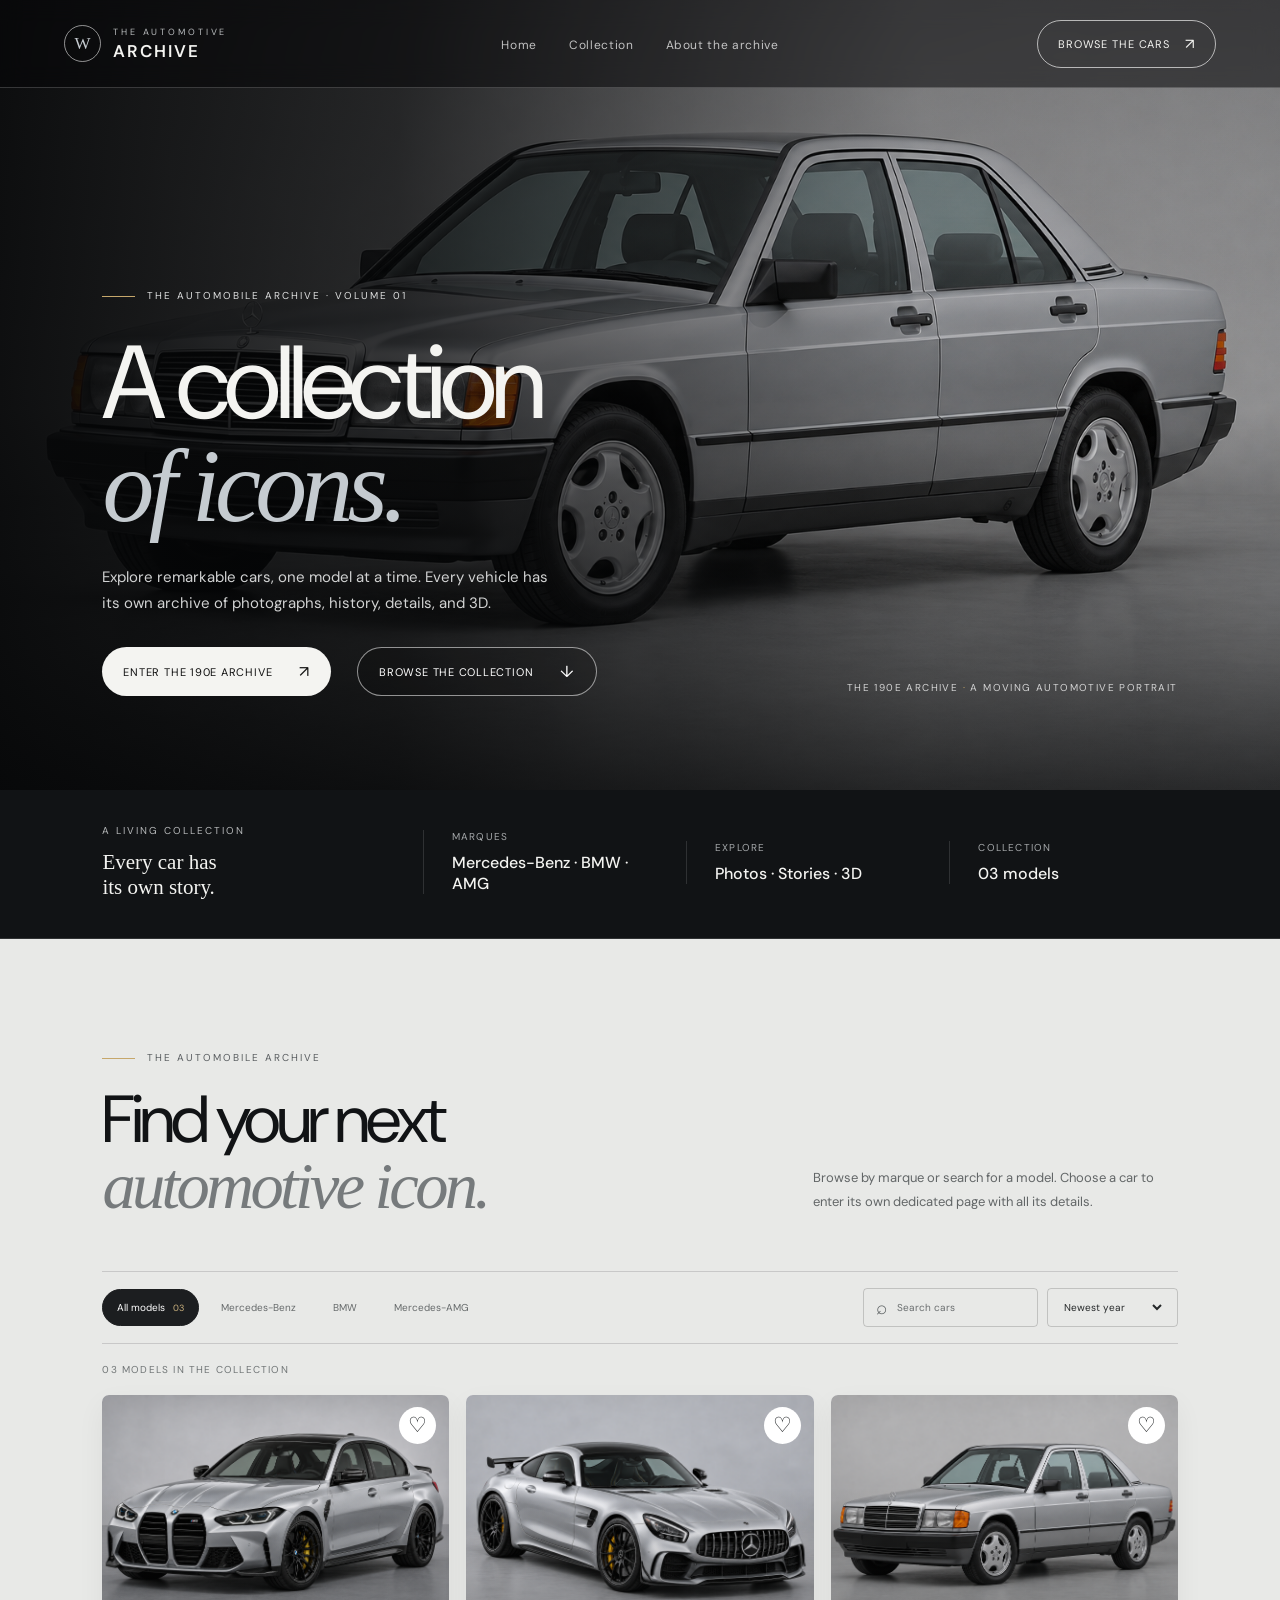
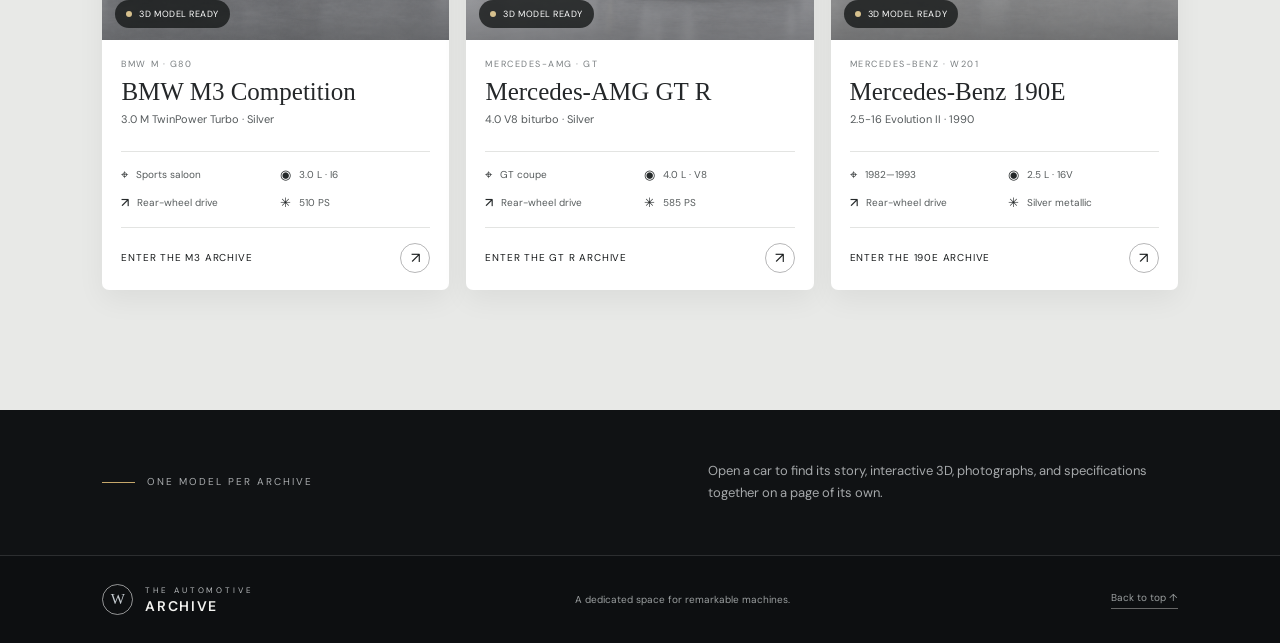
<file: index.html>
<!doctype html>
<html lang="en">
  <head>
    <meta charset="UTF-8" />
    <meta name="viewport" content="width=device-width, initial-scale=1.0" />
    <meta name="theme-color" content="#101214" />
    <meta name="description" content="Browse the automotive archive by marque and open each car's dedicated story, photographs, specifications, and 3D model." />
    <title>Automotive Archive — Discover the Collection</title>
    <link rel="preload" as="image" href="./assets/images/mercedes-190e-three-quarter.png" />
    <link rel="stylesheet" href="./styles.css" />
    <script defer src="./catalog.js"></script>
  </head>
  <body>
    <a class="skip-link" href="#main">Skip to content</a>
    <header class="site-header" id="top">
      <a class="brand" href="#top" aria-label="Automotive Archive home">
        <span class="brand__mark" aria-hidden="true">W</span>
        <span class="brand__copy"><span>THE AUTOMOTIVE</span><strong>ARCHIVE</strong></span>
      </a>
      <button class="menu-toggle" type="button" aria-label="Open navigation" aria-expanded="false">
        <span></span><span></span>
      </button>
      <nav class="site-nav" aria-label="Main navigation">
        <a href="#top">Home</a>
        <a href="#collection">Collection</a>
        <a href="#about">About the archive</a>
      </nav>
      <a class="header-cta" href="#collection">Browse the cars <span aria-hidden="true">↗</span></a>
    </header>

    <main id="main">
      <section class="hero collection-hero" id="overview" aria-labelledby="hero-title">
        <img class="hero__image" src="./assets/images/mercedes-190e-three-quarter.png" alt="" aria-hidden="true" />
        <video class="hero__video" autoplay muted loop playsinline preload="metadata" poster="./assets/images/mercedes-190e-three-quarter.png" aria-hidden="true">
          <source src="./assets/videos/hero-car.mp4" type="video/mp4" />
        </video>
        <div class="hero__veil"></div>
        <div class="hero__content">
          <p class="eyebrow hero__eyebrow"><span class="eyebrow__line"></span> The automobile archive · Volume 01</p>
          <h1 id="hero-title">A collection<br /><em>of icons.</em></h1>
          <p class="hero__lede">Explore remarkable cars, one model at a time. Every vehicle has its own archive of photographs, history, details, and 3D.</p>
          <div class="hero__actions">
            <a class="button button--light" href="./mercedes-190e.html">Enter the 190E archive <span aria-hidden="true">↗</span></a>
            <a class="button button--outline" href="#collection">Browse the collection <span aria-hidden="true">↓</span></a>
          </div>
        </div>
        <p class="hero__caption">The 190E archive <span>·</span> A moving automotive portrait</p>
      </section>

      <section class="fact-strip" aria-label="Collection overview">
        <div class="fact-strip__intro"><span class="eyebrow">A living collection</span><p>Every car has<br />its own story.</p></div>
        <div class="fact"><span class="fact__label">Marques</span><strong>Mercedes-Benz · BMW · AMG</strong></div>
        <div class="fact"><span class="fact__label">Explore</span><strong>Photos · Stories · 3D</strong></div>
        <div class="fact"><span class="fact__label">Collection</span><strong id="hero-car-count">03 models</strong></div>
      </section>

      <section class="collection section-pad" id="collection" aria-labelledby="collection-title">
        <div class="catalog-heading">
          <div><p class="eyebrow"><span class="eyebrow__line"></span> The automobile archive</p><h2 id="collection-title">Find your next<br /><em>automotive icon.</em></h2></div>
          <p>Browse by marque or search for a model. Choose a car to enter its own dedicated page with all its details.</p>
        </div>
        <div class="catalog-toolbar">
          <div class="brand-filters" role="group" aria-label="Filter cars by brand">
            <button class="brand-filter is-active" type="button" data-brand="all" aria-pressed="true">All models <span>03</span></button>
            <button class="brand-filter" type="button" data-brand="Mercedes-Benz" aria-pressed="false">Mercedes-Benz</button>
            <button class="brand-filter" type="button" data-brand="BMW" aria-pressed="false">BMW</button>
            <button class="brand-filter" type="button" data-brand="Mercedes-AMG" aria-pressed="false">Mercedes-AMG</button>
          </div>
          <div class="catalog-controls">
            <label class="catalog-search"><span class="sr-only">Search cars</span><span aria-hidden="true">⌕</span><input id="car-search" type="search" placeholder="Search cars" autocomplete="off" /></label>
            <label class="catalog-sort"><span class="sr-only">Sort cars</span><select id="car-sort"><option value="year-desc">Newest year</option><option value="year-asc">Oldest year</option><option value="name-asc">Name A—Z</option></select></label>
          </div>
        </div>
        <p class="catalog-count" id="catalog-count" aria-live="polite"></p>
        <div class="car-grid" id="car-grid">
          <article class="car-card" data-brand="Mercedes-Benz" data-year="1990" data-name="Mercedes-Benz 190E" data-search="Mercedes-Benz 190E W201 2.5-16 Evolution II 1990 silver">
            <a class="car-card__image" href="./mercedes-190e.html" aria-label="Enter the Mercedes-Benz 190E archive">
              <img src="./assets/images/mercedes-190e-three-quarter.png" alt="Mercedes-Benz 190E in silver, front three-quarter view" loading="lazy" />
              <span class="car-card__badge">3D model ready</span>
            </a>
            <button class="car-card__favorite" type="button" aria-label="Add Mercedes-Benz 190E to favorites" aria-pressed="false">♡</button>
            <div class="car-card__body">
              <p class="car-card__brand">Mercedes-Benz · W201</p>
              <h3 class="car-card__title">Mercedes-Benz 190E</h3>
              <p class="car-card__edition">2.5-16 Evolution II · 1990</p>
              <div class="car-card__facts"><span><b>⌖</b> 1982—1993</span><span><b>◉</b> 2.5 L · 16V</span><span><b>↗</b> Rear-wheel drive</span><span><b>✳</b> Silver metallic</span></div>
              <a class="car-card__action" href="./mercedes-190e.html">Enter the 190E archive <span aria-hidden="true">↗</span></a>
            </div>
          </article>
          <article class="car-card" data-brand="Mercedes-AMG" data-year="2017" data-name="Mercedes-AMG GT R" data-search="Mercedes-AMG GT R C190 4.0 V8 biturbo coupe silver 585 PS">
            <a class="car-card__image" href="./amg-gt-r.html" aria-label="Enter the Mercedes-AMG GT R archive">
              <img src="./assets/images/amg-gt-r-3d-views/05-right-45.png" alt="Silver Mercedes-AMG GT R in front three-quarter view" loading="lazy" />
              <span class="car-card__badge">3D model ready</span>
            </a>
            <button class="car-card__favorite" type="button" aria-label="Add Mercedes-AMG GT R to favorites" aria-pressed="false">♡</button>
            <div class="car-card__body">
              <p class="car-card__brand">Mercedes-AMG · GT</p>
              <h3 class="car-card__title">Mercedes-AMG GT R</h3>
              <p class="car-card__edition">4.0 V8 biturbo · Silver</p>
              <div class="car-card__facts"><span><b>⌖</b> GT coupe</span><span><b>◉</b> 4.0 L · V8</span><span><b>↗</b> Rear-wheel drive</span><span><b>✳</b> 585 PS</span></div>
              <a class="car-card__action" href="./amg-gt-r.html">Enter the GT R archive <span aria-hidden="true">↗</span></a>
            </div>
          </article>
          <article class="car-card" data-brand="BMW" data-year="2023" data-name="BMW M3 Competition" data-search="BMW M3 Competition G80 2023 M TwinPower Turbo silver sedan 510 PS">
            <a class="car-card__image" href="./bmw-m3-competition.html" aria-label="Enter the BMW M3 Competition archive">
              <img src="./assets/images/bmw-m3-3d-views/05-left-45.png" alt="Silver BMW M3 Competition in front three-quarter view" loading="lazy" />
              <span class="car-card__badge">3D model ready</span>
            </a>
            <button class="car-card__favorite" type="button" aria-label="Add BMW M3 Competition to favorites" aria-pressed="false">♡</button>
            <div class="car-card__body">
              <p class="car-card__brand">BMW M · G80</p>
              <h3 class="car-card__title">BMW M3 Competition</h3>
              <p class="car-card__edition">3.0 M TwinPower Turbo · Silver</p>
              <div class="car-card__facts"><span><b>⌖</b> Sports saloon</span><span><b>◉</b> 3.0 L · I6</span><span><b>↗</b> Rear-wheel drive</span><span><b>✳</b> 510 PS</span></div>
              <a class="car-card__action" href="./bmw-m3-competition.html">Enter the M3 archive <span aria-hidden="true">↗</span></a>
            </div>
          </article>
        </div>
        <div class="catalog-empty" id="catalog-empty" hidden>
          <span class="catalog-empty__mark" aria-hidden="true">✳</span>
          <p class="eyebrow">More legends are on their way</p>
          <h3>No cars match this selection yet.</h3>
          <p>Choose another marque or clear the search to browse the current archive.</p>
          <button class="catalog-reset" id="catalog-reset" type="button">Show all models <span aria-hidden="true">↗</span></button>
        </div>
      </section>

      <section class="archive-note section-pad" id="about">
        <p class="eyebrow eyebrow--light"><span class="eyebrow__line"></span> One model per archive</p>
        <p>Open a car to find its story, interactive 3D, photographs, and specifications together on a page of its own.</p>
      </section>
    </main>

    <footer class="site-footer">
      <a class="brand brand--footer" href="#top"><span class="brand__mark" aria-hidden="true">W</span><span class="brand__copy"><span>THE AUTOMOTIVE</span><strong>ARCHIVE</strong></span></a>
      <p>A dedicated space for remarkable machines.</p>
      <a class="footer-top" href="#top">Back to top ↑</a>
    </footer>
  </body>
</html>
</file>
<file: styles.css>
@import url('https://fonts.googleapis.com/css2?family=DM+Sans:wght@400;500;600;700&family=Manrope:wght@400;500;600;700&display=swap');

:root {
  color-scheme: dark;
  --ink: #0a0b0c;
  --ink-soft: #111315;
  --panel: #151719;
  --line: rgba(255,255,255,.13);
  --white: #f4f4f1;
  --muted: #a5a8aa;
  --silver: #c5cbd0;
  --gold: #c6a76b;
  --font: 'DM Sans', 'Manrope', sans-serif;
  --serif: Georgia, 'Times New Roman', serif;
}

* { box-sizing: border-box; }
html { scroll-behavior: smooth; scroll-padding-top: 84px; }
body { margin: 0; background: var(--ink); color: var(--white); font-family: var(--font); -webkit-font-smoothing: antialiased; }
img { display: block; max-width: 100%; }
a { color: inherit; text-decoration: none; }
button { color: inherit; font: inherit; }
::selection { background: var(--silver); color: #111; }
.skip-link { position: fixed; z-index: 30; top: 12px; left: 12px; padding: 12px 18px; transform: translateY(-150%); background: white; color: black; }
.skip-link:focus { transform: none; }

.site-header { position: absolute; z-index: 10; top: 0; left: 0; width: 100%; height: 88px; padding: 0 5vw; display: grid; grid-template-columns: 1fr auto 1fr; align-items: center; border-bottom: 1px solid rgba(255,255,255,.19); background: rgba(6,7,8,.54); backdrop-filter: blur(12px); }
.brand { display: inline-flex; align-items: center; gap: 12px; width: max-content; }
.brand__mark { display: grid; width: 37px; height: 37px; place-items: center; border: 1px solid rgba(255,255,255,.55); border-radius: 50%; color: var(--silver); font: 17px var(--serif); }
.brand__copy { display: grid; gap: 2px; letter-spacing: .18em; }
.brand__copy span { color: #b8bbbd; font-size: 9px; }
.brand__copy strong { font-size: 17px; font-weight: 600; letter-spacing: .12em; }
.site-nav { display: flex; align-items: center; gap: clamp(17px, 2.5vw, 43px); }
.site-nav a { position: relative; padding: 34px 0 31px; color: rgba(255,255,255,.72); font-size: 12px; letter-spacing: .055em; transition: color .2s; }
.site-nav a::after { position: absolute; right: 0; bottom: 22px; left: 0; height: 1px; background: var(--white); content: ''; transform: scaleX(0); transform-origin: left; transition: transform .22s; }
.site-nav a:hover, .site-nav a:focus-visible { color: white; }
.site-nav a:hover::after, .site-nav a:focus-visible::after { transform: scaleX(1); }
.header-cta { justify-self: end; display: inline-flex; align-items: center; gap: 15px; padding: 13px 20px; border: 1px solid rgba(255,255,255,.64); border-radius: 999px; font-size: 11px; letter-spacing: .08em; text-transform: uppercase; transition: background .2s, color .2s; }
.header-cta:hover { background: white; color: #111; }
.header-cta span { font-size: 15px; }
.menu-toggle { display: none; }

.hero { position: relative; min-height: min(790px, 100svh); height: 760px; max-height: 920px; overflow: hidden; display: flex; align-items: end; padding: 0 8vw 94px; background: #151719; }
.collection-hero::before { position: absolute; z-index: 0; inset: 0; background: radial-gradient(ellipse at 73% 55%, rgba(116,153,176,.3), transparent 48%); content: ''; pointer-events: none; }
.hero__image, .hero__video, .hero__veil { position: absolute; inset: 0; width: 100%; height: 100%; }
.hero__image { z-index: 0; object-fit: cover; object-position: center 57%; animation: hero-in 1.3s ease both; }
.hero__video { z-index: 0; object-fit: cover; object-position: center 56%; background: transparent; }
.hero__veil { z-index: 1; background: linear-gradient(90deg, rgba(5,6,7,.94) 0%, rgba(5,6,7,.78) 31%, rgba(5,6,7,.2) 72%, rgba(5,6,7,.12)), linear-gradient(0deg, rgba(5,6,7,.78), transparent 48%, rgba(5,6,7,.2)); pointer-events: none; }
.hero__content { position: relative; z-index: 2; width: min(670px, 72vw); }
.eyebrow { display: flex; align-items: center; gap: 12px; margin: 0; color: #b6b8b9; font-size: 10px; letter-spacing: .2em; line-height: 1.4; text-transform: uppercase; }
.eyebrow__line { width: 33px; height: 1px; background: var(--gold); }
.hero__eyebrow { margin-bottom: 29px; color: #dedfdf; }
.hero h1, .story h2, .studio h2, .section-heading h2, .specifications h2, .collection h2 { margin: 0; font-weight: 400; letter-spacing: -.055em; line-height: .99; }
.hero h1 { font-size: clamp(58px, 8.1vw, 116px); }
.hero h1 em, h2 em { color: var(--silver); font-family: var(--serif); font-weight: 400; }
.hero__lede { max-width: 460px; margin: 26px 0 0; color: #d2d3d3; font-size: 15px; line-height: 1.75; }
.hero__actions { display: flex; align-items: center; gap: 26px; margin-top: 31px; }
.button { display: inline-flex; align-items: center; gap: 27px; min-height: 49px; padding: 0 21px; border-radius: 999px; font-size: 11px; letter-spacing: .07em; text-transform: uppercase; }
.button--light { background: var(--white); color: #111; transition: background .2s, transform .2s; }
.button--light:hover { background: #d9dddf; transform: translateY(-2px); }
.button span { font-size: 16px; }
.text-link { display: inline-flex; align-items: center; gap: 12px; padding-bottom: 5px; border-bottom: 1px solid rgba(10,10,10,.45); color: #252729; font-size: 12px; }
.text-link span { font-size: 15px; }
.text-link--light { border-color: rgba(255,255,255,.42); color: white; }
.hero__index { position: absolute; z-index: 1; right: 5vw; bottom: 42px; display: flex; align-items: center; gap: 12px; color: #ddd; font-size: 10px; letter-spacing: .14em; }
.hero__index-rule { width: 64px; height: 1px; background: rgba(255,255,255,.6); }
.hero__caption { position: absolute; z-index: 2; right: 8vw; bottom: 96px; margin: 0; color: rgba(255,255,255,.76); font-size: 10px; letter-spacing: .14em; text-transform: uppercase; }
.hero__caption span { color: var(--gold); }
.button--outline { border: 1px solid rgba(255,255,255,.54); background: rgba(0,0,0,.16); color: white; transition: background .2s, border-color .2s; }
.button--outline:hover { border-color: white; background: rgba(255,255,255,.12); }

.fact-strip { display: grid; grid-template-columns: 1.25fr repeat(3, 1fr); gap: 35px; align-items: center; padding: 34px 8vw 38px; border-bottom: 1px solid var(--line); background: #111315; }
.fact-strip__intro p { margin: 12px 0 0; font: 21px/1.2 var(--serif); }
.fact { display: grid; gap: 9px; padding-left: 28px; border-left: 1px solid var(--line); }
.fact__label { color: var(--muted); font-size: 10px; letter-spacing: .12em; text-transform: uppercase; }
.fact strong { font-size: 16px; font-weight: 500; }
.section-pad { padding-right: 8vw; padding-left: 8vw; }
.story { display: grid; grid-template-columns: repeat(2, minmax(0, 1fr)); grid-template-rows: auto auto; gap: 44px 5vw; padding-top: 122px; padding-bottom: 125px; background: #f0f0ed; color: #111315; }
.story .eyebrow, .section-heading .eyebrow, .collection .eyebrow { color: #595d60; }
.story__heading { align-self: center; }
.story h2, .section-heading h2, .collection h2 { margin-top: 23px; font-size: clamp(44px, 5.3vw, 75px); }
.story h2 em, .section-heading h2 em, .collection h2 em { color: #767a7c; }
.story__copy { align-self: end; padding-bottom: 8px; }
.story__copy p { color: #5d6061; font-size: 13px; line-height: 1.85; }
.story__copy .story__lead { margin: 0 0 15px; color: #222526; font-size: 18px; line-height: 1.55; }
.story__copy .text-link { margin-top: 12px; }
.story__image { position: relative; margin: 0; overflow: hidden; background: #d5d8d8; }
.story__image--large { grid-column: 1; aspect-ratio: 1.5; }
.story__image--small { grid-column: 2; aspect-ratio: 1.5; }
.story__image img { width: 100%; height: 100%; object-fit: cover; transition: transform .6s cubic-bezier(.2,.6,.3,1); }
.story__image:hover img { transform: scale(1.035); }
.story__image--large img { object-position: center 56%; }
.story__image--small img { object-position: center; }
.story__image figcaption { position: absolute; right: 17px; bottom: 17px; left: 17px; display: flex; justify-content: space-between; gap: 10px; padding: 13px 15px; background: rgba(10,11,12,.78); color: white; font-size: 10px; letter-spacing: .08em; }
.story__image figcaption span:first-child { color: #d7bd8b; text-transform: uppercase; }

.studio { padding-top: 108px; padding-bottom: 30px; background: #0d0f11; }
.studio__top { display: flex; justify-content: space-between; align-items: end; gap: 45px; padding-bottom: 37px; }
.eyebrow--light { color: #a8abad; }
.studio h2, .specifications h2 { margin-top: 22px; font-size: clamp(44px, 5.4vw, 78px); }
.studio__intro { max-width: 340px; margin: 0 0 6px; color: #a5a8aa; font-size: 13px; line-height: 1.75; }
.viewer-shell { margin: 0 4vw; border: 1px solid rgba(255,255,255,.15); background: radial-gradient(ellipse at 50% 70%, #353a3d, #171a1c 57%, #0c0e0f 100%); }
.viewer-meta { display: flex; justify-content: space-between; padding: 18px 22px; border-bottom: 1px solid rgba(255,255,255,.12); color: #b9bcbd; font-size: 10px; letter-spacing: .14em; text-transform: uppercase; }
.viewer-meta > span:first-child { display: inline-flex; align-items: center; gap: 9px; }
.status-dot { width: 7px; height: 7px; border-radius: 50%; background: #94ad9d; box-shadow: 0 0 12px rgba(147,177,158,.6); }
.viewer { position: relative; height: min(62vw, 650px); min-height: 380px; overflow: hidden; }
#viewer-canvas { position: absolute; inset: 0; width: 100%; height: 100%; display: block; outline: none; }
.viewer-fallback { position: absolute; inset: 0; display: grid; place-items: center; transition: opacity .4s; }
.viewer-fallback img { width: 90%; height: 90%; object-fit: contain; }
.viewer-fallback.is-hidden { opacity: 0; pointer-events: none; }
.viewer-loading { position: absolute; left: 50%; bottom: 30px; display: flex; align-items: center; gap: 10px; transform: translateX(-50%); color: #dadcdd; font-size: 11px; letter-spacing: .08em; transition: opacity .3s; }
.viewer-loading.is-hidden { opacity: 0; pointer-events: none; }
.loader-ring { width: 13px; height: 13px; border: 1px solid rgba(255,255,255,.3); border-top-color: white; border-radius: 50%; animation: spin .8s linear infinite; }
.viewer-error { position: absolute; right: 20px; bottom: 23px; left: 20px; padding: 12px; background: rgba(20,21,22,.86); color: #f2c7b9; text-align: center; font-size: 12px; }
.viewer-hint { position: absolute; bottom: 21px; left: 22px; display: flex; align-items: center; gap: 8px; color: rgba(255,255,255,.65); font-size: 10px; }
.viewer-hint i { color: var(--gold); font-style: normal; }
.mouse-icon { width: 13px; height: 17px; border: 1px solid rgba(255,255,255,.6); border-radius: 8px; }
.mouse-icon::after { display: block; width: 1px; height: 4px; margin: 3px auto; background: rgba(255,255,255,.75); content: ''; }
.viewer-controls { display: flex; justify-content: space-between; align-items: center; min-height: 69px; padding: 12px 20px; border-top: 1px solid rgba(255,255,255,.12); }
.view-tabs { display: flex; gap: 5px; }
.view-tab, .rotate-button { min-height: 36px; padding: 0 15px; border: 1px solid transparent; border-radius: 999px; background: transparent; color: #aaadaf; cursor: pointer; font-size: 10px; letter-spacing: .08em; text-transform: uppercase; transition: .2s; }
.paint-picker { display: inline-flex; align-items: center; gap: 7px; min-height: 36px; color: #aaadaf; }
.paint-picker__label { margin-right: 2px; font-size: 9px; letter-spacing: .1em; text-transform: uppercase; }
.color-swatch, .custom-color { width: 25px; height: 25px; padding: 0; border: 1px solid rgba(255,255,255,.28); border-radius: 50%; background: var(--swatch); cursor: pointer; transition: transform .2s, border-color .2s, box-shadow .2s; }
.color-swatch:hover, .color-swatch.is-active, .custom-color:focus-within { border-color: white; box-shadow: 0 0 0 2px #171a1c, 0 0 0 3px rgba(255,255,255,.75); transform: scale(1.08); }
.custom-color { display: grid; place-items: center; overflow: hidden; background: conic-gradient(#fa435d, #f2d34a, #5bdb82, #3f9cea, #a65ce9, #fa435d); }
.custom-color input { width: 36px; height: 36px; padding: 0; border: 0; opacity: 0; cursor: pointer; }
.view-tab:hover, .rotate-button:hover { border-color: rgba(255,255,255,.3); color: white; }
.view-tab.is-active { border-color: rgba(255,255,255,.5); color: white; }
.rotate-button { display: inline-flex; align-items: center; gap: 9px; border-color: rgba(255,255,255,.2); }
.rotate-button span { color: var(--gold); font-size: 17px; }
.rotate-button[aria-pressed="true"] { background: rgba(198,167,107,.14); color: white; }
.studio__foot { display: flex; justify-content: space-between; padding-top: 16px; color: #85898b; font-size: 9px; letter-spacing: .13em; text-transform: uppercase; }

.gallery { padding-top: 124px; padding-bottom: 130px; background: #f0f0ed; color: #111315; }
.section-heading { display: flex; justify-content: space-between; align-items: end; gap: 40px; margin-bottom: 49px; }
.section-heading > p { max-width: 345px; margin: 0 0 9px; color: #626667; font-size: 13px; line-height: 1.8; }
.gallery-grid { display: grid; grid-template-columns: repeat(3, minmax(0, 1fr)); gap: 24px; align-items: stretch; }
.gallery-card { position: relative; z-index: 0; min-width: 0; height: 420px; margin: 0; overflow: hidden; border-radius: 16px; background: #d1d4d4; transform: scale(.98); transition: transform .42s cubic-bezier(.2,.7,.2,1), box-shadow .42s ease; }
.gallery-card img { width: 100%; height: 100%; object-fit: cover; transition: transform .5s cubic-bezier(.2,.7,.2,1); }
@media (hover: hover) and (pointer: fine) {
  .gallery-card:hover { z-index: 1; transform: scale(1.025); box-shadow: 0 18px 38px rgba(0,0,0,.18); }
  .gallery-card:hover img { transform: scale(1.035); }
}
.gallery-card:active { transform: scale(1.015); }
.gallery-card--wide img { object-position: center; }
.gallery-card figcaption { position: absolute; right: 12px; bottom: 12px; left: 12px; display: grid; grid-template-columns: 32px 1fr; align-items: baseline; gap: 4px 10px; padding: 14px 15px; background: rgba(12,13,14,.84); color: white; }
.gallery-card figcaption span:first-child { grid-row: span 2; color: var(--gold); font-size: 10px; }
.gallery-card figcaption strong { font-size: 13px; font-weight: 500; }
.gallery-card figcaption span:last-child { color: #b9bdbf; font-size: 10px; }

.specifications { display: grid; grid-template-columns: 1fr 1fr; gap: 42px 10vw; padding-top: 111px; padding-bottom: 90px; background: #101214; }
.specifications__heading { align-self: start; }
.spec-list { border-top: 1px solid var(--line); }
.spec-list > div { display: flex; justify-content: space-between; gap: 22px; padding: 17px 0; border-bottom: 1px solid var(--line); font-size: 12px; }
.spec-list span { color: #9b9fa1; }
.spec-list strong { color: #eceeed; font-weight: 500; text-align: right; }
.specifications__note { grid-column: 2; max-width: 500px; margin: -15px 0 0; color: #858a8c; font-size: 10px; line-height: 1.7; }

.collection { display: grid; grid-template-columns: 1.2fr .8fr .5fr; align-items: center; gap: 7vw; padding-top: 117px; padding-bottom: 117px; background: #e8e9e7; color: #111315; }
.collection__copy > p:last-child { max-width: 370px; color: #646869; font-size: 13px; line-height: 1.75; }
.collection-card { position: relative; min-height: 295px; overflow: hidden; background: #25292b; color: white; }
.collection-card img { position: absolute; inset: 0; width: 100%; height: 100%; object-fit: cover; opacity: .69; transition: transform .5s; }
.collection-card:hover img { transform: scale(1.05); }
.collection-card::after { position: absolute; inset: 0; background: linear-gradient(0deg, rgba(5,6,7,.82), transparent 70%); content: ''; }
.collection-card__number, .collection-card__name, .collection-card__arrow { position: absolute; z-index: 1; }
.collection-card__number { top: 17px; left: 17px; font-size: 10px; letter-spacing: .15em; }
.collection-card__name { bottom: 20px; left: 20px; font-size: 11px; line-height: 1.5; letter-spacing: .1em; text-transform: uppercase; }
.collection-card__name strong { font-size: 25px; font-weight: 500; }
.collection-card__arrow { right: 18px; bottom: 22px; font-size: 20px; }
.collection-note { display: flex; align-items: center; gap: 15px; color: #777b7c; font-size: 11px; line-height: 1.8; }
.collection-note strong { color: #242728; font-weight: 500; }
.collection-note__plus { display: grid; width: 43px; height: 43px; place-items: center; border: 1px solid #a9adae; border-radius: 50%; font-size: 23px; font-weight: 300; }
.archive-note { display: flex; align-items: center; justify-content: space-between; gap: 38px; padding-top: 50px; padding-bottom: 50px; background: #101214; color: var(--white); }
.archive-note > p:last-child { max-width: 470px; margin: 0; color: #a5a8aa; font-size: 13px; line-height: 1.75; }
.collection { display: block; padding-top: 112px; padding-bottom: 120px; }
.catalog-heading { display: flex; align-items: end; justify-content: space-between; gap: 45px; margin-bottom: 52px; }
.catalog-heading h2 { margin: 22px 0 0; font-size: clamp(45px, 5.2vw, 74px); font-weight: 400; letter-spacing: -.055em; line-height: .99; }
.catalog-heading h2 em { color: #767a7c; font-family: var(--serif); font-weight: 400; }
.catalog-heading > p { max-width: 365px; margin: 0 0 6px; color: #626667; font-size: 13px; line-height: 1.8; }
.catalog-toolbar { display: flex; justify-content: space-between; align-items: center; gap: 22px; padding: 16px 0; border-top: 1px solid rgba(17,19,21,.15); border-bottom: 1px solid rgba(17,19,21,.15); }
.brand-filters { display: flex; align-items: center; flex-wrap: wrap; gap: 7px; }
.brand-filter { min-height: 37px; padding: 0 14px; border: 1px solid transparent; border-radius: 999px; background: transparent; color: #666a6b; cursor: pointer; font-size: 10px; transition: .2s; }
.brand-filter:hover { color: #151718; }
.brand-filter.is-active { border-color: #1c1e20; background: #1c1e20; color: white; }
.brand-filter span { margin-left: 5px; color: #cbb27e; font-size: 9px; }
.catalog-controls { display: flex; align-items: center; gap: 9px; }
.catalog-search, .catalog-sort { display: flex; align-items: center; min-height: 39px; padding: 0 12px; border: 1px solid rgba(17,19,21,.18); border-radius: 4px; color: #5d6263; }
.catalog-search { gap: 8px; }
.catalog-search > span:not(.sr-only) { font-size: 19px; line-height: 1; }
.catalog-search input, .catalog-sort select { width: 130px; border: 0; outline: 0; background: transparent; color: #252829; font: inherit; font-size: 10px; }
.catalog-search input::placeholder { color: #6a6e6f; opacity: 1; }
.catalog-sort select { width: 105px; cursor: pointer; }
.catalog-sort option { background: #f0f0ed; color: #111; }
.catalog-count { min-height: 18px; margin: 19px 0 14px; color: #707576; font-size: 10px; letter-spacing: .12em; text-transform: uppercase; }
.car-grid { display: grid; grid-template-columns: repeat(3, minmax(0, 1fr)); gap: 17px; }
.car-card { position: relative; overflow: hidden; border-radius: 7px; background: #fff; box-shadow: 0 10px 28px rgba(16,19,21,.055); transition: transform .25s, box-shadow .25s; }
.car-card:hover { transform: translateY(-4px); box-shadow: 0 17px 34px rgba(16,19,21,.11); }
.car-card__image { position: relative; display: block; height: 245px; overflow: hidden; background: #d4d7d7; }
.car-card__image img { width: 100%; height: 100%; object-fit: cover; transition: transform .5s; }
.car-card:hover .car-card__image img { transform: scale(1.04); }
.car-card__image::after { position: absolute; inset: 38% 0 0; background: linear-gradient(0deg, rgba(12,14,15,.44), transparent); content: ''; pointer-events: none; }
.car-card__badge { position: absolute; z-index: 1; bottom: 12px; left: 13px; display: inline-flex; gap: 7px; align-items: center; padding: 8px 11px; border-radius: 999px; background: rgba(20,22,23,.78); color: white; font-size: 9px; letter-spacing: .06em; text-transform: uppercase; }
.car-card__badge::before { width: 6px; height: 6px; border-radius: 50%; background: #d6c08d; content: ''; }
.car-card__favorite { position: absolute; z-index: 2; top: 12px; right: 13px; display: grid; width: 37px; height: 37px; place-items: center; border: 0; border-radius: 50%; background: white; color: #1b1e20; cursor: pointer; font-size: 21px; line-height: 1; transition: background .2s, color .2s; }
.car-card__favorite:hover, .car-card__favorite[aria-pressed="true"] { background: #1b1e20; color: white; }
.car-card__body { padding: 18px 19px 17px; }
.car-card__brand { margin: 0 0 8px; color: #797e80; font-size: 9px; letter-spacing: .17em; text-transform: uppercase; }
.car-card__title { margin: 0; color: #242729; font: 25px/1.1 var(--serif); }
.car-card__edition { min-height: 20px; margin: 6px 0 19px; color: #555a5c; font-size: 11px; }
.car-card__facts { display: grid; grid-template-columns: 1fr 1fr; gap: 11px 8px; padding: 14px 0 16px; border-top: 1px solid #e3e4e2; border-bottom: 1px solid #e3e4e2; color: #565b5c; font-size: 10px; }
.car-card__facts span { display: flex; align-items: center; gap: 8px; min-width: 0; }
.car-card__facts b { color: #25292a; font-size: 13px; font-weight: 500; }
.car-card__action { display: flex; align-items: center; justify-content: space-between; gap: 12px; margin-top: 15px; color: #181b1c; font-size: 10px; letter-spacing: .08em; text-transform: uppercase; }
.car-card__action span { display: grid; width: 30px; height: 30px; place-items: center; border: 1px solid rgba(17,19,21,.3); border-radius: 50%; font-size: 15px; transition: background .2s, color .2s; }
.car-card__action:hover span { background: #181b1c; color: white; }
.catalog-empty { min-height: 265px; display: grid; justify-items: center; align-content: center; padding: 30px; text-align: center; }
.catalog-empty[hidden] { display: none; }
.catalog-empty__mark { margin-bottom: 17px; color: #967f55; font-size: 25px; }
.catalog-empty h3 { margin: 13px 0 6px; font: 24px var(--serif); }
.catalog-empty > p:not(.eyebrow) { margin: 0; color: #6f7475; font-size: 11px; line-height: 1.7; }
.catalog-reset { display: inline-flex; align-items: center; gap: 12px; margin-top: 19px; padding: 10px 15px; border: 1px solid #a9adae; border-radius: 999px; background: transparent; color: #252829; cursor: pointer; font-size: 10px; text-transform: uppercase; }
.sr-only { position: absolute; width: 1px; height: 1px; overflow: hidden; clip: rect(0,0,0,0); white-space: nowrap; clip-path: inset(50%); }
.site-footer { display: flex; align-items: center; justify-content: space-between; gap: 20px; padding: 27px 8vw; border-top: 1px solid var(--line); background: #0d0f11; }
.brand--footer .brand__mark { width: 31px; height: 31px; font-size: 15px; }
.brand--footer .brand__copy span { font-size: 8px; }
.brand--footer .brand__copy strong { font-size: 14px; }
.site-footer p, .footer-top { color: #9a9e9f; font-size: 10px; }
.footer-top { border-bottom: 1px solid #666; padding-bottom: 4px; }

@keyframes spin { to { transform: rotate(360deg); } }
@keyframes hero-in { from { opacity: .5; transform: scale(1.025); } to { opacity: 1; transform: scale(1); } }

@media (max-width: 1000px) {
  .site-header { grid-template-columns: 1fr auto auto; gap: 20px; }
  .site-nav { gap: 17px; }
  .site-nav a { font-size: 10px; }
  .header-cta { padding: 11px 14px; font-size: 9px; }
  .story { grid-template-columns: 1fr 1fr; }
  .story__heading { grid-column: 1; }
  .story__copy { grid-column: 2; }
  .story__image--large { grid-column: 1; }
  .story__image--small { grid-column: 2; }
  .car-grid { grid-template-columns: repeat(2, minmax(0, 1fr)); }
  .catalog-toolbar { align-items: flex-start; flex-direction: column; }
}
@media (max-width: 700px) {
  html { scroll-padding-top: 68px; }
  .site-header { position: absolute; height: 70px; grid-template-columns: 1fr auto auto; padding: 0 20px; }
  .brand__mark { width: 33px; height: 33px; }
  .brand__copy span { font-size: 8px; }
  .brand__copy strong { font-size: 15px; }
  .menu-toggle { display: grid; gap: 5px; width: 38px; height: 38px; place-content: center; border: 1px solid rgba(255,255,255,.34); border-radius: 50%; background: transparent; }
  .menu-toggle span { width: 14px; height: 1px; background: white; }
  .site-nav { position: absolute; top: 69px; right: 0; left: 0; display: none; padding: 12px 20px 20px; background: rgba(8,9,10,.97); border-bottom: 1px solid var(--line); }
  .site-nav.is-open { display: grid; gap: 0; }
  .site-nav a { padding: 13px 0; border-bottom: 1px solid rgba(255,255,255,.09); font-size: 12px; }
  .site-nav a::after { display: none; }
  .header-cta { gap: 7px; padding: 10px 11px; font-size: 8px; }
  .hero { height: 720px; min-height: 670px; padding: 0 24px 79px; }
  .hero__image { object-position: 57% center; }
  .hero__video { object-position: 58% center; }
  .hero__veil { background: linear-gradient(90deg, rgba(5,6,7,.72), rgba(5,6,7,.22)), linear-gradient(0deg, rgba(5,6,7,.85), transparent 70%); }
  .hero__content { width: 100%; }
  .hero h1 { font-size: clamp(57px, 14vw, 88px); }
  .hero__lede { max-width: 390px; font-size: 13px; }
  .hero__actions { align-items: flex-start; flex-direction: column; gap: 12px; }
  .hero__caption { display: none; }
  .fact-strip { grid-template-columns: 1fr 1fr; gap: 24px 14px; padding: 28px 24px; }
  .fact-strip__intro { grid-column: 1 / -1; }
  .fact { padding-left: 13px; }
  .fact strong { font-size: 13px; }
  .section-pad { padding-right: 24px; padding-left: 24px; }
  .story { grid-template-columns: 1fr; gap: 29px; padding-top: 78px; padding-bottom: 80px; }
  .story__heading, .story__copy, .story__image--large, .story__image--small { grid-column: 1; }
  .story__copy { max-width: 520px; }
  .story__image--large, .story__image--small { height: auto; aspect-ratio: 1.5; }

  .story h2, .section-heading h2, .collection h2 { font-size: 53px; }
  .studio { padding-top: 77px; }
  .studio__top { display: grid; gap: 21px; padding-bottom: 25px; }
  .studio__intro { max-width: 450px; }
  .studio h2, .specifications h2 { font-size: 52px; }
  .viewer-shell { margin: 0 12px; }
  .viewer-meta { padding: 14px; font-size: 8px; letter-spacing: .09em; }
  .viewer { height: 105vw; min-height: 350px; max-height: 540px; }
  .viewer-controls { align-items: flex-start; flex-direction: column; gap: 10px; padding: 12px; }
  .view-tabs { width: 100%; justify-content: space-between; }
  .paint-picker { align-self: center; }
  .view-tab { padding: 0 10px; font-size: 9px; }
  .rotate-button { align-self: flex-end; }
  .viewer-hint { left: 14px; bottom: 14px; font-size: 9px; }
  .studio__foot { gap: 14px; font-size: 7px; }
  .gallery { padding-top: 79px; padding-bottom: 82px; }
  .section-heading { align-items: flex-start; flex-direction: column; gap: 17px; margin-bottom: 29px; }
  .gallery-grid { grid-template-columns: 1fr 1fr; gap: 10px; }
  .gallery-card { height: 260px; }
  .gallery-card--wide { grid-column: 1 / -1; height: 310px; }
  .gallery-card figcaption { right: 8px; bottom: 8px; left: 8px; padding: 10px; }
  .gallery-card figcaption span:last-child { font-size: 9px; }
  .specifications { grid-template-columns: 1fr; gap: 29px; padding-top: 76px; padding-bottom: 65px; }
  .specifications__note { grid-column: 1; margin: -15px 0 0; }
  .spec-list > div { font-size: 11px; }
  .collection { grid-template-columns: 1fr; gap: 24px; padding-top: 77px; padding-bottom: 78px; }
  .collection { display: block; }
  .archive-note { align-items: flex-start; flex-direction: column; gap: 17px; padding-top: 35px; padding-bottom: 35px; }
  .catalog-heading { align-items: flex-start; flex-direction: column; gap: 16px; margin-bottom: 30px; }
  .catalog-heading h2 { font-size: 52px; }
  .catalog-controls { width: 100%; }
  .catalog-search { flex: 1; }
  .catalog-search input { width: 100%; }
  .catalog-sort select { width: 93px; }
  .brand-filters { gap: 4px; }
  .brand-filter { padding: 0 10px; font-size: 9px; }
  .car-grid { grid-template-columns: 1fr; gap: 13px; }
  .car-card__image { height: 245px; }
  .site-footer { align-items: flex-start; flex-wrap: wrap; padding: 23px 24px; }
  .site-footer p { order: 3; width: 100%; margin: 0; }
}

@media (prefers-reduced-motion: reduce) {
  *, *::before, *::after { scroll-behavior: auto !important; animation-duration: .01ms !important; animation-iteration-count: 1 !important; transition-duration: .01ms !important; }
}

/* Responsive refinements for desktop, tablet, and phones. */
@media (max-width: 900px) {
  .section-pad { padding-right: 5vw; padding-left: 5vw; }
  .menu-toggle { display: grid; gap: 5px; width: 42px; height: 42px; place-content: center; border: 1px solid rgba(255,255,255,.34); border-radius: 50%; background: transparent; cursor: pointer; }
  .menu-toggle span { width: 15px; height: 1px; background: white; }
  .site-nav { position: absolute; top: 87px; right: 0; left: 0; display: none; padding: 12px 5vw 20px; background: rgba(8,9,10,.97); border-bottom: 1px solid var(--line); }
  .site-nav.is-open { display: grid; gap: 0; }
  .site-nav a { min-height: 44px; padding: 13px 0; border-bottom: 1px solid rgba(255,255,255,.09); font-size: 12px; }
  .site-nav a::after { display: none; }
  .story { gap: 34px 4vw; padding-top: 90px; padding-bottom: 90px; }
  .story__image--large, .story__image--small { height: auto; aspect-ratio: 1.5; }
  .gallery-grid { grid-template-columns: repeat(2, minmax(0, 1fr)); gap: 16px; }
  .gallery-card { height: auto; aspect-ratio: 1.32; }
  .gallery-card--wide { grid-column: 1 / -1; height: auto; aspect-ratio: 1.9; }
  .collection { grid-template-columns: 1.1fr .9fr; gap: 28px; }
  .collection-note { grid-column: 1 / -1; }
  .car-grid { gap: 14px; }
  .car-card__image { height: clamp(190px, 27vw, 245px); }
}

@media (max-width: 700px) {
  .site-header { grid-template-columns: minmax(0, 1fr) auto auto; gap: 9px; padding-right: 14px; padding-left: 14px; }
  .site-nav { top: 69px; padding-right: 20px; padding-left: 20px; }
  .brand { gap: 8px; min-width: 0; }
  .brand__copy { min-width: 0; }
  .brand__copy strong { font-size: 14px; letter-spacing: .08em; }
  .header-cta { min-height: 42px; gap: 5px; padding: 9px 10px; font-size: 8px; letter-spacing: .035em; white-space: nowrap; }
  .hero { height: min(760px, 100svh); min-height: 620px; max-height: 760px; padding: 0 22px 58px; }
  .hero h1 { font-size: clamp(48px, 13vw, 72px); }
  .hero__eyebrow { max-width: 100%; font-size: 9px; letter-spacing: .14em; }
  .hero__lede { max-width: 35ch; }
  .hero__actions { gap: 10px; margin-top: 23px; }
  .hero__actions .button { min-height: 46px; gap: 13px; padding: 0 16px; font-size: 9px; }
  .fact-strip { gap: 20px 12px; padding: 25px 18px; }
  .fact { min-width: 0; padding-left: 10px; }
  .fact strong { font-size: 12px; line-height: 1.45; }
  .section-pad { padding-right: 18px; padding-left: 18px; }
  .story { gap: 25px; padding-top: 70px; padding-bottom: 72px; }
  .story h2, .section-heading h2, .collection h2 { font-size: clamp(42px, 11vw, 53px); }
  .story__copy .story__lead { font-size: 16px; }
  .story__image, .story__image--large, .story__image--small { width: 100%; height: auto; aspect-ratio: 1.5; }
  .story__image figcaption { right: 9px; bottom: 9px; left: 9px; gap: 8px; padding: 10px 11px; font-size: 9px; }
  .studio { padding-top: 68px; }
  .studio h2, .specifications h2 { font-size: clamp(40px, 10vw, 52px); }
  .studio__top { gap: 15px; }
  .viewer-shell { margin: 0; }
  .viewer { width: 100%; height: clamp(330px, 105vw, 480px); min-height: 330px; }
  #viewer-canvas { touch-action: none; }
  .viewer-meta { gap: 8px; padding: 12px; font-size: 8px; letter-spacing: .06em; }
  .viewer-controls { gap: 10px; padding: 10px; }
  .paint-picker__label { font-size: 8px; }
  .view-tabs { gap: 3px; }
  .view-tab, .rotate-button { min-height: 42px; padding: 0 9px; font-size: 8px; }
  .viewer-hint { max-width: 65%; font-size: 8px; }
  .gallery-grid { gap: 10px; }
  .gallery-card { aspect-ratio: 1.16; border-radius: 10px; }
  .gallery-card--wide { aspect-ratio: 1.55; }
  .gallery-card img { object-fit: contain; }
  .gallery-card figcaption { right: 6px; bottom: 6px; left: 6px; grid-template-columns: 22px 1fr; gap: 3px 6px; padding: 8px; }
  .gallery-card figcaption strong { font-size: 11px; }
  .gallery-card figcaption span:last-child { font-size: 8px; }
  .specifications { gap: 23px; }
  .spec-list > div { align-items: flex-start; gap: 12px; padding: 14px 0; }
  .spec-list strong { max-width: 58%; }
  .collection { display: block; padding-top: 70px; padding-bottom: 72px; }
  .catalog-heading { gap: 13px; }
  .catalog-heading h2 { font-size: clamp(42px, 11vw, 52px); }
  .catalog-toolbar { gap: 13px; }
  .brand-filters { width: 100%; }
  .brand-filter { min-height: 40px; padding: 0 9px; font-size: 9px; }
  .catalog-controls { gap: 7px; }
  .catalog-search, .catalog-sort { min-height: 42px; padding: 0 9px; }
  .car-card__image { height: auto; aspect-ratio: 1.5; }
  .car-card__body { padding: 16px; }
  .site-footer { gap: 15px; }
}

@media (max-width: 390px) {
  .site-header { gap: 7px; padding-right: 10px; padding-left: 10px; }
  .brand__mark { width: 28px; height: 28px; font-size: 13px; }
  .brand__copy span { font-size: 7px; letter-spacing: .1em; }
  .brand__copy strong { font-size: 12px; letter-spacing: .06em; }
  .header-cta { padding: 8px; font-size: 7px; }
  .menu-toggle { width: 38px; height: 38px; }
  .hero { padding-right: 18px; padding-left: 18px; }
  .hero h1 { font-size: 48px; }
  .section-pad { padding-right: 14px; padding-left: 14px; }
  .viewer-meta { font-size: 7px; }
  .view-tab, .rotate-button { padding: 0 7px; font-size: 7px; }
  .gallery-card figcaption span:last-child { display: none; }
  .brand-filter { padding: 0 7px; font-size: 8px; }
}

/* Keep the 3D stage compact on desktop and spacious on touch screens. */
.viewer-shell { width: min(50vw, 960px); margin: 0 auto; }
.viewer { width: 100%; height: auto; min-height: 0; aspect-ratio: 1.45; }
@media (max-width: 900px) {
  .viewer-shell { width: min(78vw, 720px); margin: 0 auto; }
  .viewer { aspect-ratio: 1.35; }
}
@media (max-width: 700px) {
  .viewer-shell { width: 100%; margin: 0; }
  .viewer { height: auto; min-height: 0; max-height: none; aspect-ratio: 1.05; }
  .viewer-meta { align-items: flex-start; flex-direction: column; gap: 7px; }
  .viewer-controls { width: 100%; }
}

@media (max-width: 700px) {
  .viewer-shell { width: min(max(50vw, 240px), 420px); margin: 0 auto; }
  .viewer { aspect-ratio: 1.12; }
  .viewer-controls { padding-right: 8px; padding-left: 8px; }
  .view-tab, .rotate-button { padding-right: 7px; padding-left: 7px; font-size: 8px; }
}
</file>
